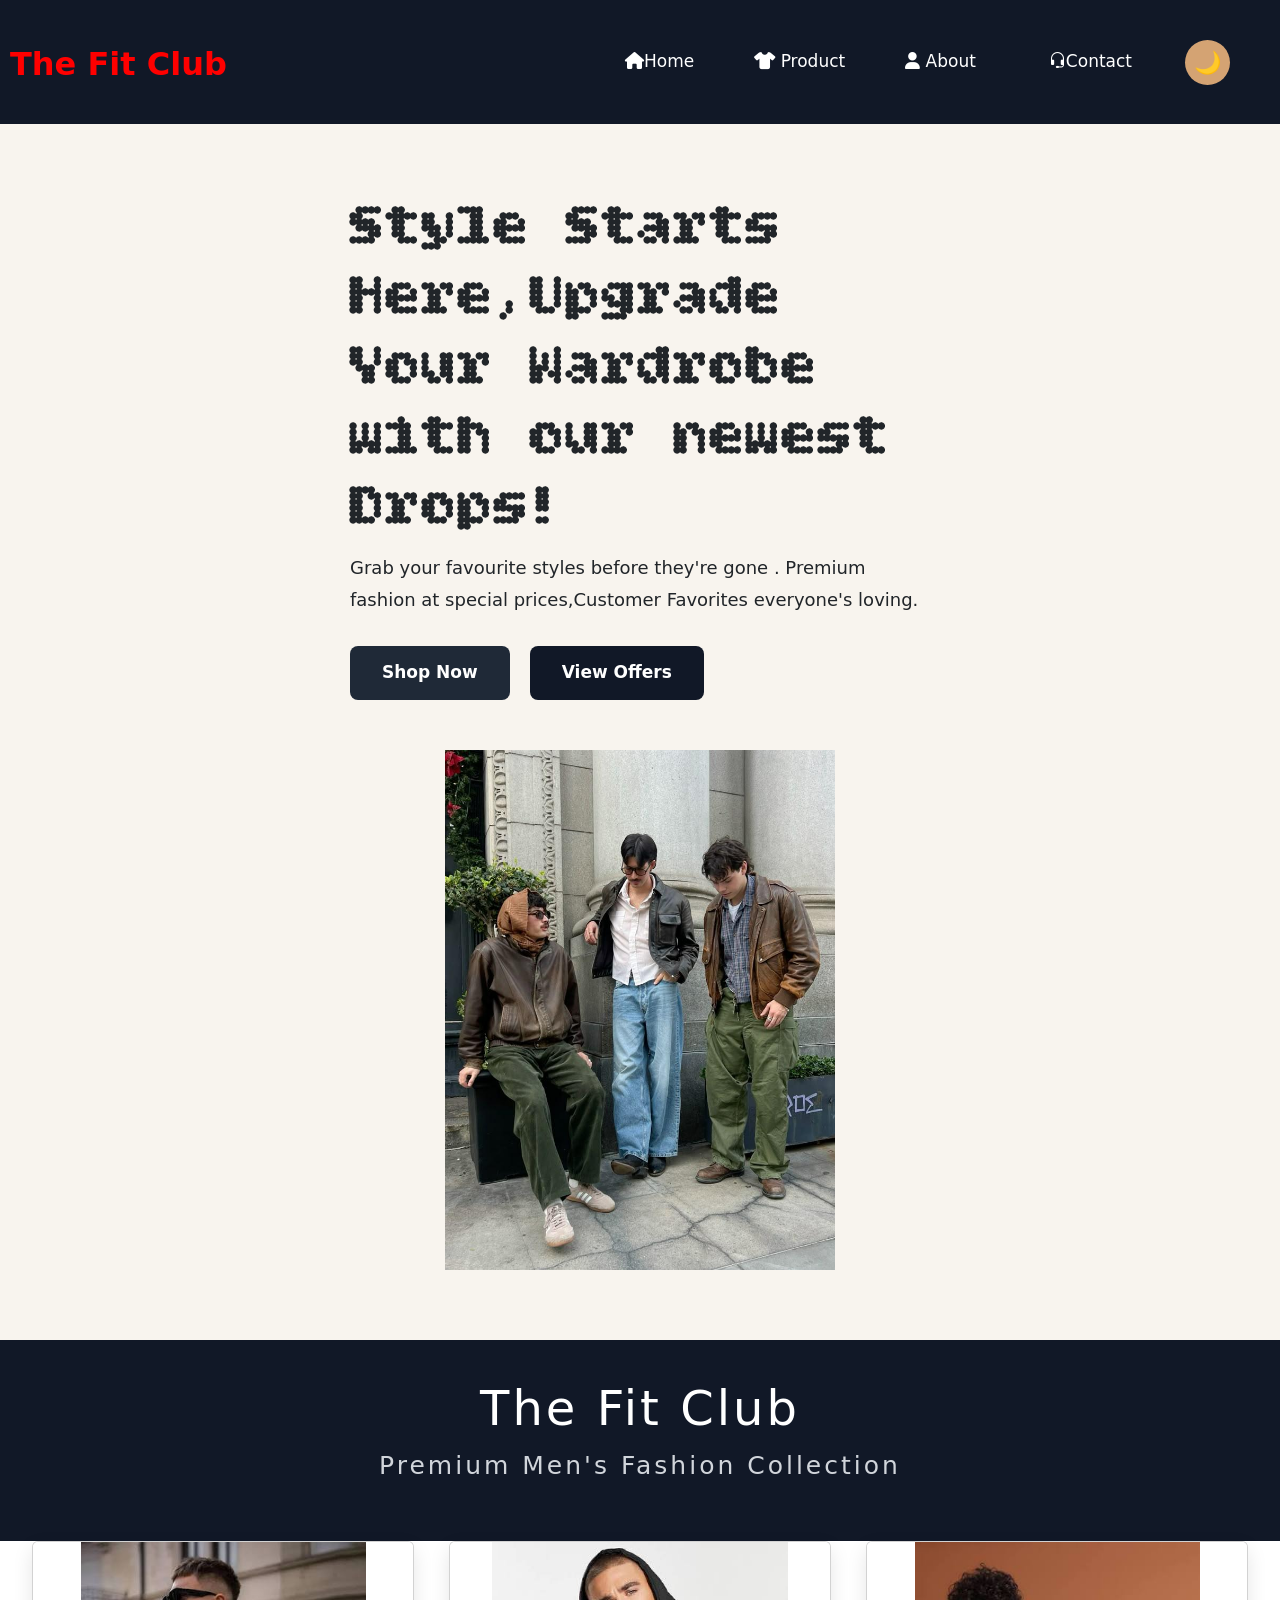
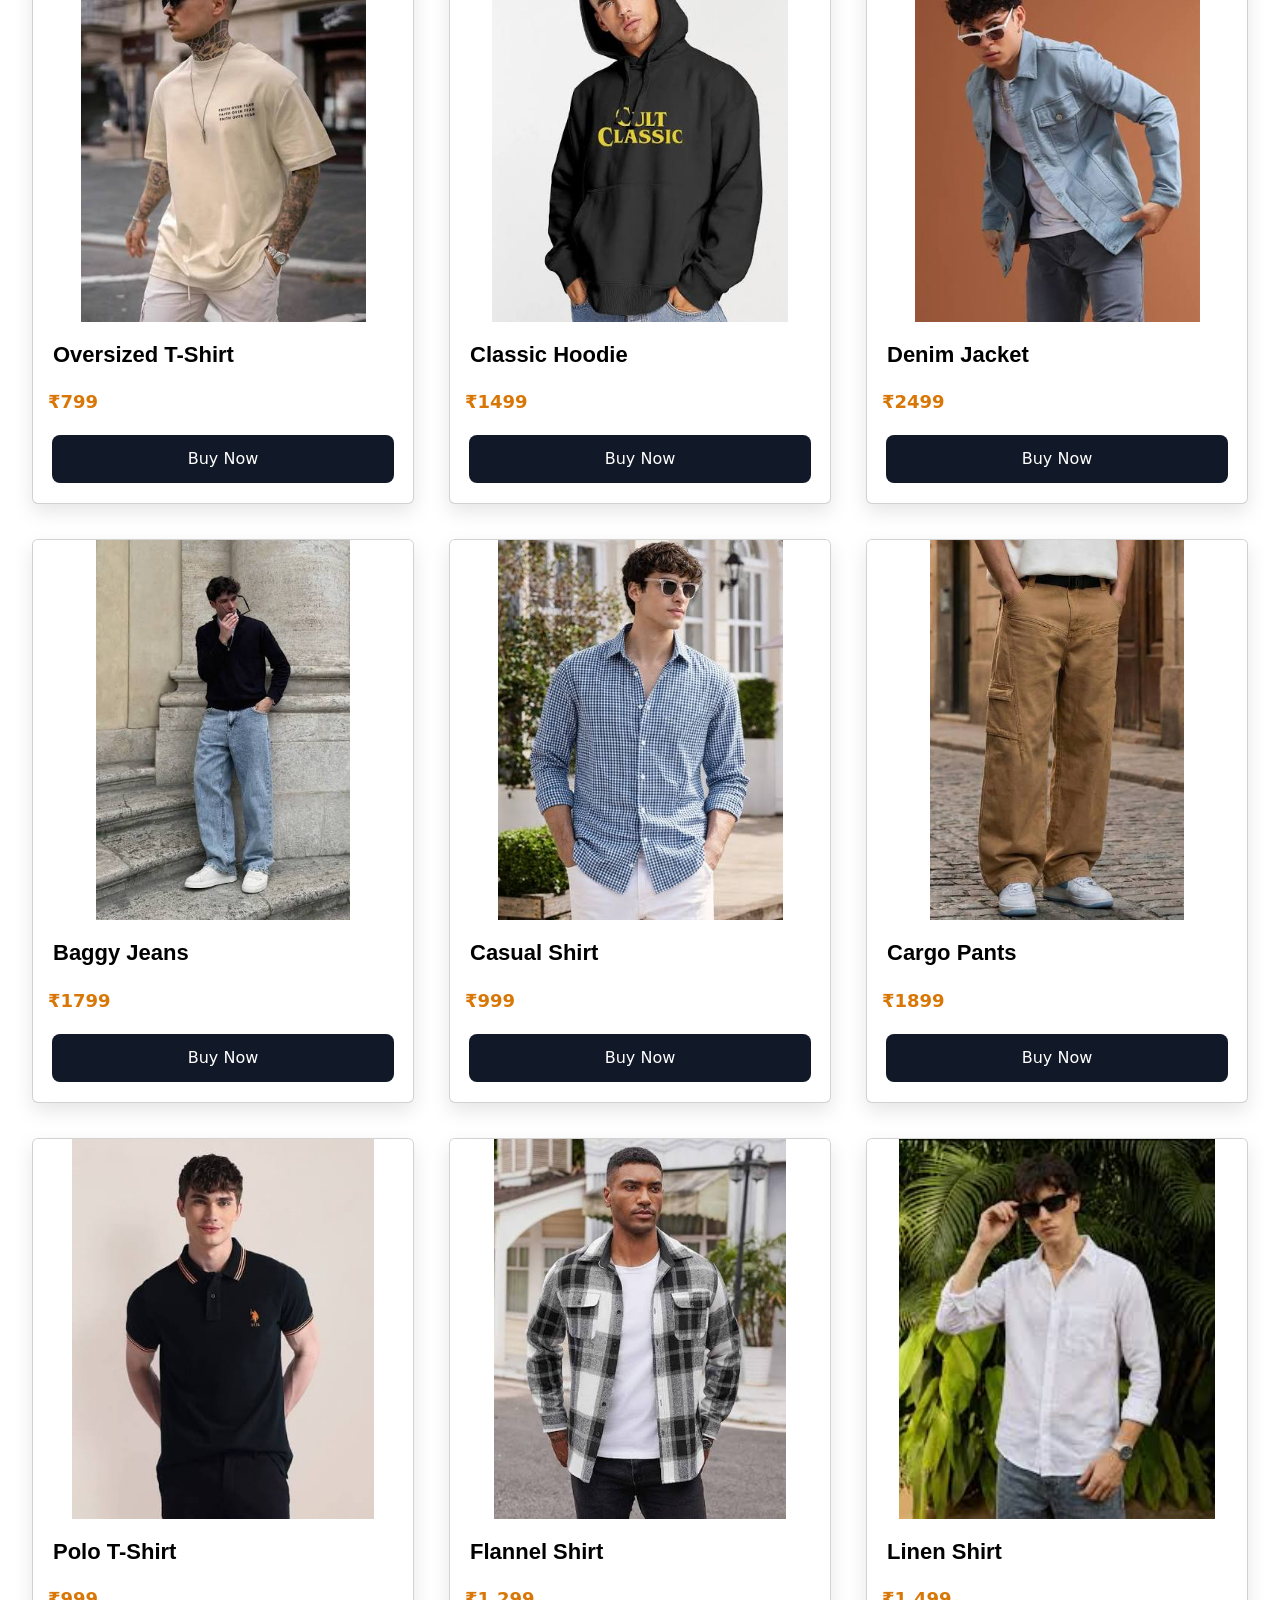
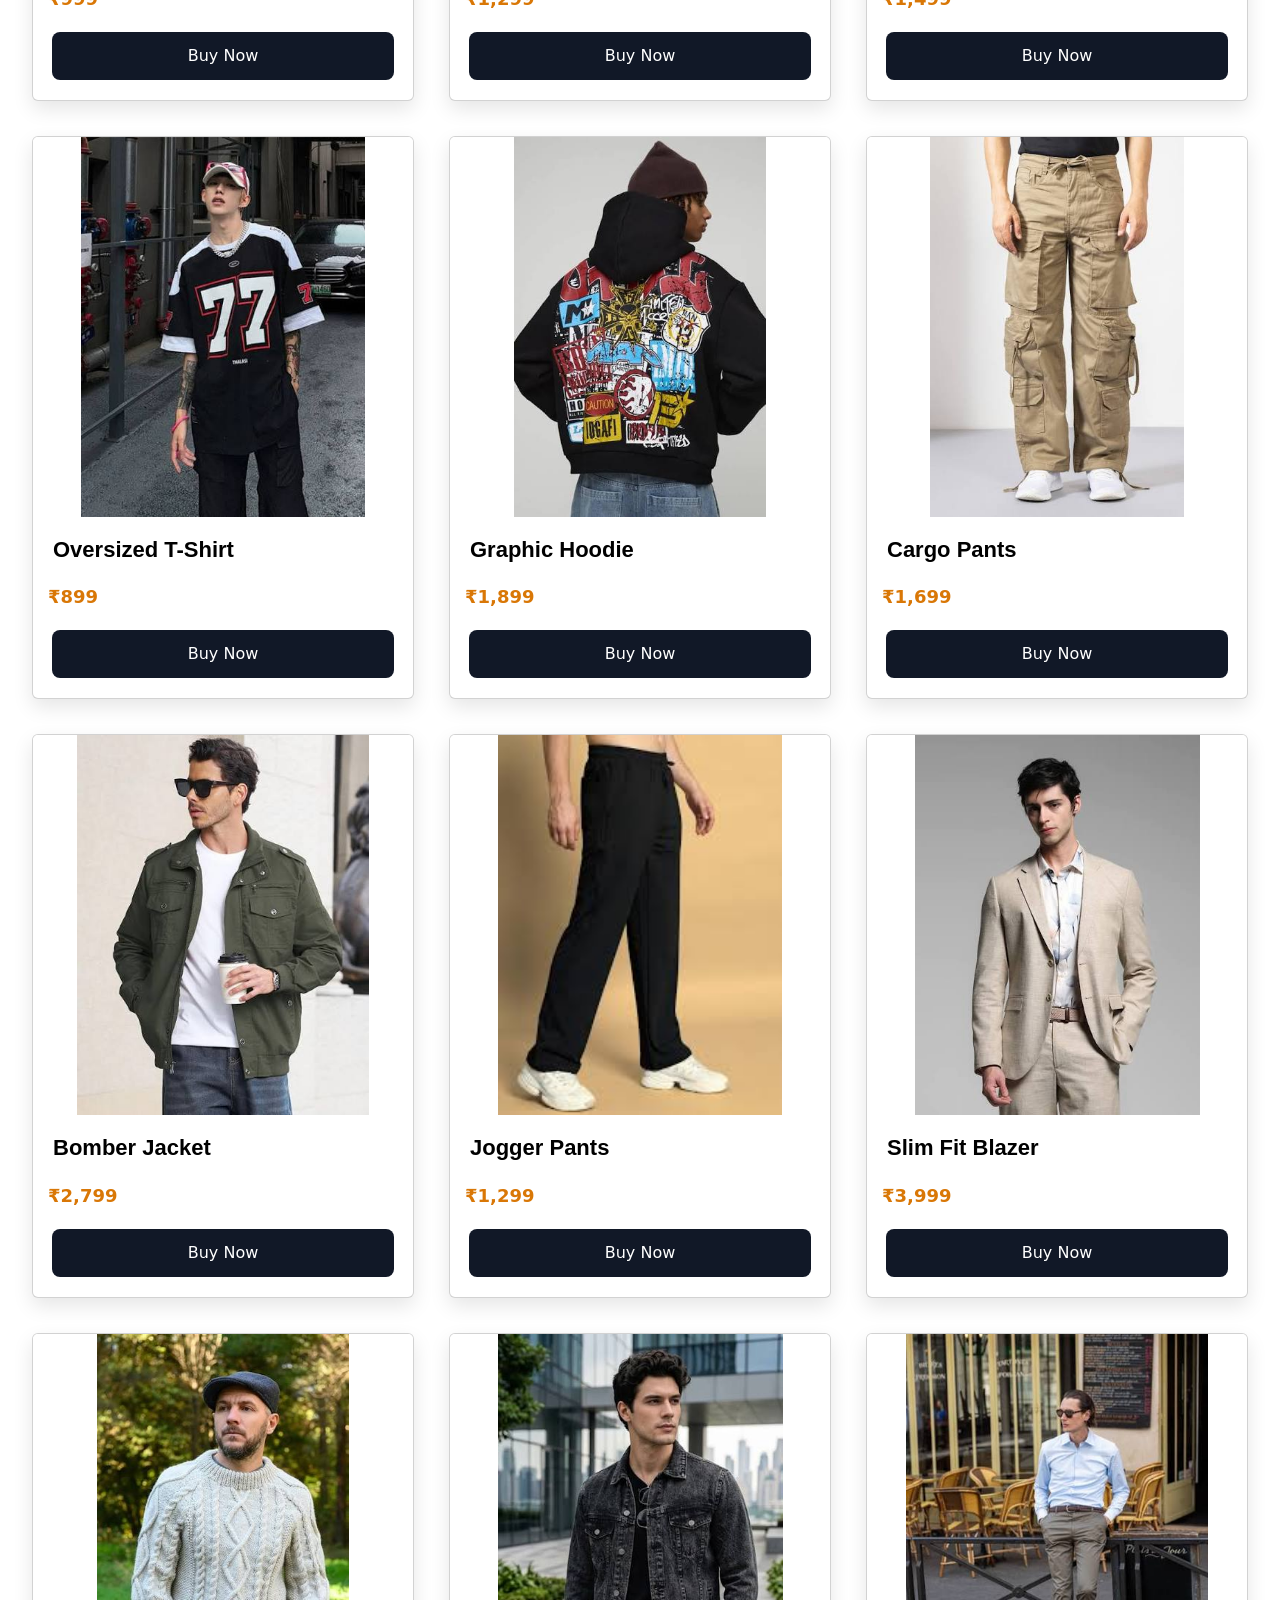
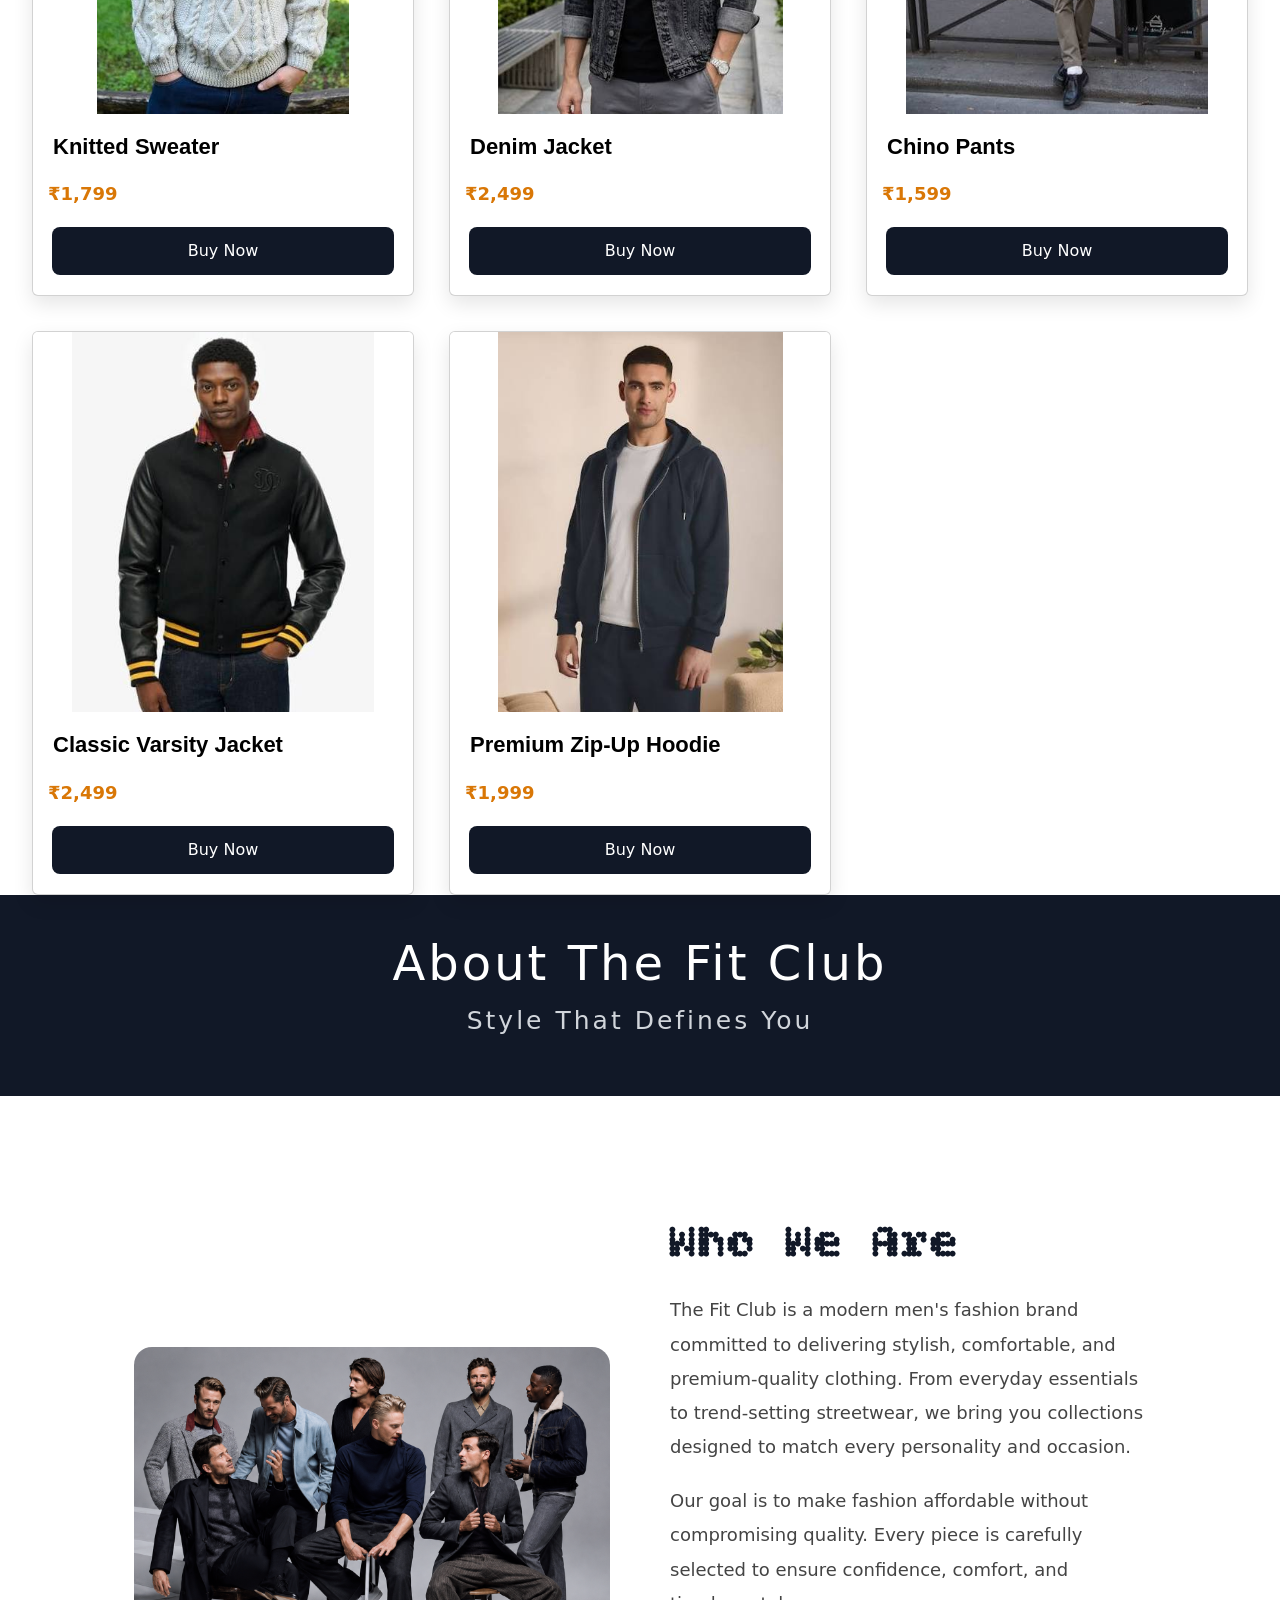
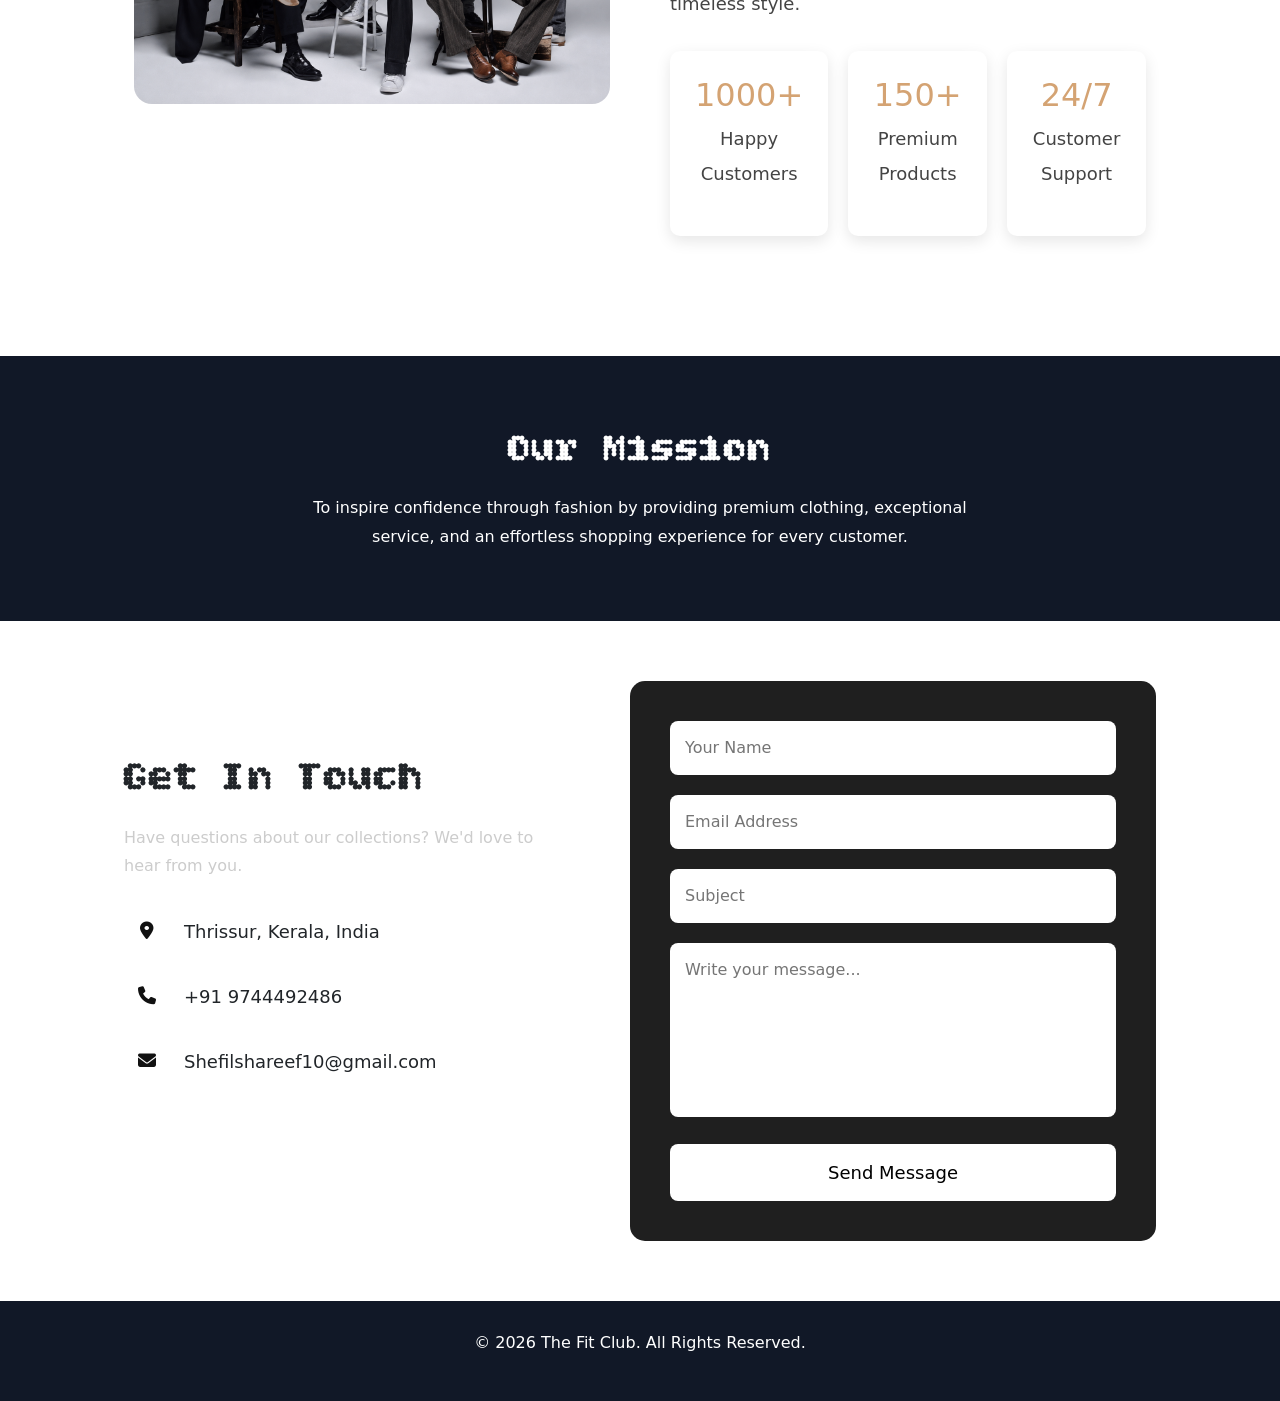
<file: index.html>
<!doctype html>
<html lang="en">
  <head>
    <meta charset="UTF-8" />
    <meta name="viewport" content="width=device-width, initial-scale=1.0" />
    <link rel="preconnect" href="https://fonts.googleapis.com" />
    <link rel="preconnect" href="https://fonts.gstatic.com" crossorigin />
    <link
      href="https://fonts.googleapis.com/css2?family=Black+Ops+One&family=Caveat:wght@400..700&family=Felipa&family=Fontdiner+Swanky&family=Oswald:wght@200..700&family=Pacifico&family=Yatra+One&display=swap"
      rel="stylesheet"
    />
    <link rel="preconnect" href="https://fonts.googleapis.com" />
    <link rel="preconnect" href="https://fonts.gstatic.com" crossorigin />
    <link
      href="https://fonts.googleapis.com/css2?family=Bitcount+Grid+Double:wght@100..900&family=Black+Ops+One&family=Caveat:wght@400..700&family=Felipa&family=Fontdiner+Swanky&family=Oswald:wght@200..700&family=Pacifico&family=Yatra+One&display=swap"
      rel="stylesheet"
    />

    <title>Document</title>
    <link rel="stylesheet" href="./style.css" />
    <link
      rel="stylesheet"
      href="https://cdnjs.cloudflare.com/ajax/libs/font-awesome/6.7.2/css/all.min.css"
    />
    <link
      rel="stylesheet"
      href="https://cdn.jsdelivr.net/npm/bootstrap-icons@1.11.3/font/bootstrap-icons.min.css"
    />

    <!-- Font Awesome -->
    <link
      rel="stylesheet"
      href="https://cdnjs.cloudflare.com/ajax/libs/font-awesome/6.6.0/css/all.min.css"
    />

    <!-- Google Font -->
    <link
      href="https://fonts.googleapis.com/css2?family=Poppins:wght@300;400;600;700&display=swap"
      rel="stylesheet"
    />
    <link
      rel="stylesheet"
      href="https://cdn.jsdelivr.net/npm/bootstrap-icons@1.11.3/font/bootstrap-icons.min.css"
    />
    <link
      rel="stylesheet"
      href="https://cdnjs.cloudflare.com/ajax/libs/font-awesome/6.7.2/css/all.min.css"
    />
    <link
      href="https://cdn.jsdelivr.net/npm/bootstrap@5.3.8/dist/css/bootstrap.min.css"
      rel="stylesheet"
      integrity="sha384-sRIl4kxILFvY47J16cr9ZwB07vP4J8+LH7qKQnuqkuIAvNWLzeN8tE5YBujZqJLB"
      crossorigin="anonymous"
    />
  </head>
  <body>
    <!-- navbar -->
    <div class="nav">
      <div class="hamburger" id="hamburger">
        <i class="bi bi-list"></i>
      </div>
      <div class="navhead">
        <p id="headname">The Fit Club</p>
      </div>
      <div class="nava" id="nava">
        <a href="#home"><i class="fa-solid fa-house"></i>Home</a>
        <a href="#product"><i class="fa-solid fa-shirt"></i> Product</a>
        <a href="#about"><i class="fa-solid fa-user"></i> About</a>
        <div class="btn">
        <a href="#contact"><i class="bi bi-headset"></i>Contact</a>
      </div>
      <div class="right-side">
         <div class="theme-toggle" id="themeToggle">
            🌙
        </div>
      </div>
    </div>
      </div>
    </div>

    <!-- home -->
    <div id="home">
      <div class="homeContent">
        <h2>Style Starts Here,Upgrade Your Wardrobe with our newest Drops!</h2>
        <p>
          Grab your favourite styles before they're gone . Premium fashion at
          special prices,Customer Favorites everyone's loving.
        </p>
        <div class="homebtn">
          <div id="shop">
            <a href="#product">Shop Now</a>
          </div>
          <div id="offer">
            <a href="./offer.html">View Offers</a>
          </div>
        </div>
      </div>
      <div class="slider">
        <div class="slides">
          <img src="./images/hero.jpeg" alt="" />
          <img src="./images/hero2.jpeg" alt="" />
          <img src="./images/hero3.jpeg" alt="" />
          <img src="./images/new hero1.jpeg" alt="" />
          <img src="./images/new hero.jpeg" alt="" />
        </div>
      </div>
    </div>

    <!-- product page -->
    <header>
      <h1>The Fit Club</h1>
      <p>Premium Men's Fashion Collection</p>
    </header>

    <section class="products" id="product">
      <div class="card">
        <img src="./images/oversize t shirt.jpeg" alt="" />
        <h3>Oversized T-Shirt</h3>
        <p>₹799</p>
        <button>Buy Now</button>
      </div>

      <div class="card">
        <img src="./images/classic hoodie.jpeg" alt="" />
        <h3>Classic Hoodie</h3>
        <p>₹1499</p>
        <button>Buy Now</button>
      </div>

      <div class="card">
        <img src="./images/denim jacket.jpeg" alt="" />
        <h3>Denim Jacket</h3>
        <p>₹2499</p>
        <button>Buy Now</button>
      </div>

      <div class="card">
        <img src="./images/baggy jeans.jpeg" alt="" />
        <h3>Baggy Jeans</h3>
        <p>₹1799</p>
        <button>Buy Now</button>
      </div>

      <div class="card">
        <img src="./images/casual shirt.jpeg" alt="" />
        <h3>Casual Shirt</h3>
        <p>₹999</p>
        <button>Buy Now</button>
      </div>

      <div class="card">
        <img src="./images/cargo pant.jpeg" alt="" />
        <h3>Cargo Pants</h3>
        <p>₹1899</p>
        <button>Buy Now</button>
      </div>

      <div class="card">
        <img src="./images/polo tshirt.jpeg" alt="Polo T-Shirt" />
        <h3>Polo T-Shirt</h3>
        <p>₹999</p>
        <button>Buy Now</button>
      </div>

      <div class="card">
        <img src="./images/flannel shirt.jpeg" alt="Flannel Shirt" />
        <h3>Flannel Shirt</h3>
        <p>₹1,299</p>
        <button>Buy Now</button>
      </div>

      <div class="card">
        <img src="./images/linen shirt.jpeg" alt="Linen Shirt" />
        <h3>Linen Shirt</h3>
        <p>₹1,499</p>
        <button>Buy Now</button>
      </div>

      <div class="card">
        <img src="./images/oversize tshirt2.jpeg" alt="Oversized T-Shirt" />
        <h3>Oversized T-Shirt</h3>
        <p>₹899</p>
        <button>Buy Now</button>
      </div>

      <div class="card">
        <img src="./images/graphic hoodie.jpeg" alt="Graphic Hoodie" />
        <h3>Graphic Hoodie</h3>
        <p>₹1,899</p>
        <button>Buy Now</button>
      </div>

      <div class="card">
        <img src="./images/cargo pant2.jpeg" alt="Cargo Pants" />
        <h3>Cargo Pants</h3>
        <p>₹1,699</p>
        <button>Buy Now</button>
      </div>

      <div class="card">
        <img src="./images/bomber jacket.jpeg" alt="Bomber Jacket" />
        <h3>Bomber Jacket</h3>
        <p>₹2,799</p>
        <button>Buy Now</button>
      </div>

      <div class="card">
        <img src="./images/jogger pant.jpeg" alt="Jogger Pants" />
        <h3>Jogger Pants</h3>
        <p>₹1,299</p>
        <button>Buy Now</button>
      </div>

      <div class="card">
        <img src="./images/slim fit blazer.jpeg" alt="Slim Fit Blazer" />
        <h3>Slim Fit Blazer</h3>
        <p>₹3,999</p>
        <button>Buy Now</button>
      </div>

      <div class="card">
        <img src="./images/knitted sweater.jpeg" alt="Knitted Sweater" />
        <h3>Knitted Sweater</h3>
        <p>₹1,799</p>
        <button>Buy Now</button>
      </div>

      <div class="card">
        <img src="./images/denim jacket2.jpeg" alt="Denim Jacket" />
        <h3>Denim Jacket</h3>
        <p>₹2,499</p>
        <button>Buy Now</button>
      </div>

      <div class="card">
        <img src="/images/chino pant.jpeg" alt="Chino Pants" />
        <h3>Chino Pants</h3>
        <p>₹1,599</p>
        <button>Buy Now</button>
      </div>

      <div class="card">
        <img src="./images/varsity jacket.jpeg" alt="Varsity Jacket" />
        <h3>Classic Varsity Jacket</h3>
        <p>₹2,499</p>
        <button>Buy Now</button>
      </div>

      <div class="card">
        <img src="./images/zip up hoodie.jpeg" alt="Zip-Up Hoodie" />
        <h3>Premium Zip-Up Hoodie</h3>
        <p>₹1,999</p>
        <button>Buy Now</button>
      </div>
    </section>

    <!-- about page -->
    <header>
      <h1>About The Fit Club</h1>
      <p>Style That Defines You</p>
    </header>
    <section class="about" id="about">
      <div class="about-image">
        <img
          src="./images/ChatGPT Image Jul 9, 2026, 10_42_17 PM.png"
          alt="Fashion Model"
        />
      </div>

      <div class="about-content">
        <h2>Who We Are</h2>

        <p>
          The Fit Club is a modern men's fashion brand committed to delivering
          stylish, comfortable, and premium-quality clothing. From everyday
          essentials to trend-setting streetwear, we bring you collections
          designed to match every personality and occasion.
        </p>

        <p>
          Our goal is to make fashion affordable without compromising quality.
          Every piece is carefully selected to ensure confidence, comfort, and
          timeless style.
        </p>

        <div class="about-boxes">
          <div class="box">
            <h3>1000+</h3>
            <p>Happy Customers</p>
          </div>

          <div class="box">
            <h3>150+</h3>
            <p>Premium Products</p>
          </div>

          <div class="box">
            <h3>24/7</h3>
            <p>Customer Support</p>
          </div>
        </div>
      </div>
    </section>

    <section class="mission">
      <h2>Our Mission</h2>

      <p>
        To inspire confidence through fashion by providing premium clothing,
        exceptional service, and an effortless shopping experience for every
        customer.
      </p>
    </section>

    <!-- contact page -->
    <section class="contact-container">
      <div class="contact-info" id="contact">
        <h2>Get In Touch</h2>
        <p>Have questions about our collections? We'd love to hear from you.</p>

        <div class="info">
          <i class="fa-solid fa-location-dot"></i>
          <span>Thrissur, Kerala, India</span>
        </div>

        <div class="info">
          <i class="fa-solid fa-phone"></i>
          <span>+91 9744492486</span>
        </div>

        <div class="info">
          <i class="fa-solid fa-envelope"></i>
          <span>Shefilshareef10@gmail.com</span>
        </div>

        <div class="social-icons">
          <a href="#"><i class="fab fa-facebook-f"></i></a>
          <a href="#"><i class="fab fa-instagram"></i></a>
          <a href="#"><i class="fab fa-x-twitter"></i></a>
          <a href="#"><i class="fab fa-linkedin-in"></i></a>
        </div>
      </div>

      <div class="contact-form">
        <form>
          <input type="text" placeholder="Your Name" required />

          <input type="email" placeholder="Email Address" required />

          <input type="text" placeholder="Subject" />

          <textarea rows="6" placeholder="Write your message..."></textarea>

          <button type="submit">Send Message</button>
        </form>
      </div>
    </section>

    <footer>
      <p>© 2026 The Fit Club. All Rights Reserved.</p>
    </footer>

    <!-- viewoffer -->
    <!-- <div id="offer">
      <a href="#" id="offerBtn">View Offers</a>
    </div> -->
    <script src="./index.js"></script>
  </body>
</html>
</file>
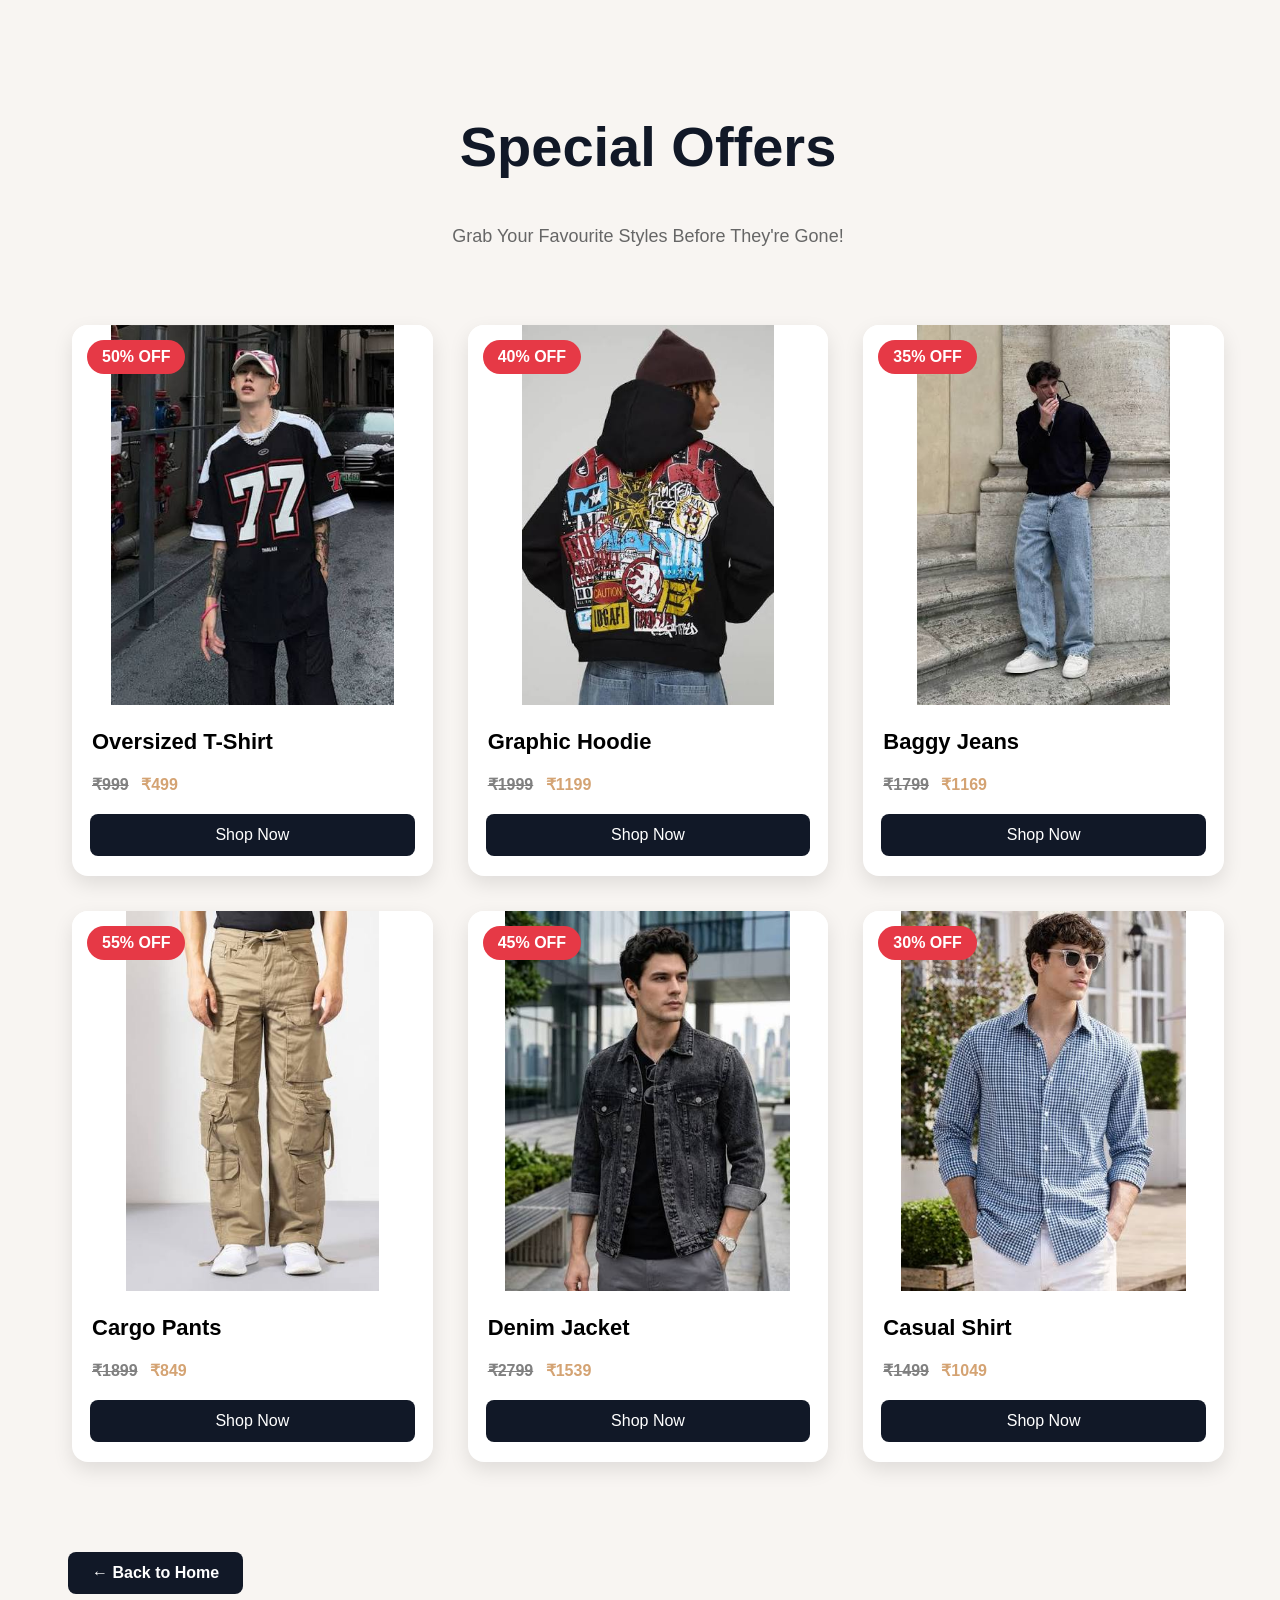
<file: offer.html>
<!doctype html>
<html lang="en">
  <head>
    <meta charset="UTF-8" />
    <meta name="viewport" content="width=device-width, initial-scale=1.0" />
    <title>Document</title>
    <link rel="stylesheet" href="./style.css" />
  </head>
  <body>
    <section class="offer-heading">
      <h1>Special Offers</h1>
      <p>Grab Your Favourite Styles Before They're Gone!</p>
    </section>

    <section class="offers">
      <div class="card">
        <span>50% OFF</span>
        <img src="./images/oversize tshirt2.jpeg" alt="" />
        <h3>Oversized T-Shirt</h3>
        <h4><del>₹999</del> ₹499</h4>
        <button>Shop Now</button>
      </div>

      <div class="card">
        <span>40% OFF</span>
        <img src="./images/graphic hoodie.jpeg" alt="" />
        <h3>Graphic Hoodie</h3>
        <h4><del>₹1999</del> ₹1199</h4>
        <button>Shop Now</button>
      </div>

      <div class="card">
        <span>35% OFF</span>
        <img src="./images/baggy jeans.jpeg" alt="" />
        <h3>Baggy Jeans</h3>
        <h4><del>₹1799</del> ₹1169</h4>
        <button>Shop Now</button>
      </div>

      <div class="card">
        <span>55% OFF</span>
        <img src="./images/cargo pant2.jpeg" alt="" />
        <h3>Cargo Pants</h3>
        <h4><del>₹1899</del> ₹849</h4>
        <button>Shop Now</button>
      </div>

      <div class="card">
        <span>45% OFF</span>
        <img src="./images/denim jacket2.jpeg" alt="" />
        <h3>Denim Jacket</h3>
        <h4><del>₹2799</del> ₹1539</h4>
        <button>Shop Now</button>
      </div>

      <div class="card">
        <span>30% OFF</span>
        <img src="./images/casual shirt.jpeg" alt="" />
        <h3>Casual Shirt</h3>
        <h4><del>₹1499</del> ₹1049</h4>
        <button>Shop Now</button>
      </div>
    </section>
    <div class="back-home">
      <a href="index.html"> ← Back to Home </a>
    </div>
  </body>
</html>
</file>
<file: style.css>
html {
  scroll-behavior: smooth;
}
body {
  background-color: #f8f4ee;
  font-family: Arial, Helvetica, sans-serif;
}
#headname {
  color: red;
  font-size: 30px;
  font-weight: bold;
  padding-top: 20px;
  padding-left: 10px;
}

/* navbar */
.nav {
  display: flex;
  justify-content: space-between;
  align-items: center;
  padding: 15px 40px;
  position: relative;
  background-color: #111827;
  font-size: 20px;
}
.nava a {
  text-decoration: none;
  color: white;
  font-size: 22px;
  margin: 0 20px;
  transition: 0.3s;
}

.nava a:hover {
  color: #d4a373;
}
.btn button {
  display: flex;
  align-items: center;
  justify-content: center;
  gap: 8px;
  padding: 10px 20px;
  border: none;
  border-radius: 6px;
  background: #111827;
  color: white;
  cursor: pointer;
  font-size: 16px;
  font-weight: 500;
  transition: 0.3s;
}
.nava {
  display: flex;
  gap: 25px;
  justify-content: center;
  align-items: center;
}
.navhead {
  display: flex;
  justify-content: center;
  align-items: center;
  gap: 35px;
}

.hamburger {
  display: none;
  font-size: 32px;
  color: white;
  cursor: pointer;
  z-index: 1001;
  transition: 0.3s;
}

.hamburger:hover {
  color: #d4a373;
  transform: rotate(90deg);
}
/* .nava a {
  transition: 0.3s;
} */

.nava a:hover {
  background: #1f2937;
  color: #d4a373;
  letter-spacing: 1px;
}

#home {
  background-color: #f8f4ee;
  min-height: 100vh;
  display: flex;

  align-items: center;

  padding: 80px 6%;
}
.homeContent {
  width: 50%;
}
.homeContent p {
  font-weight: 400;
  font-size: 20px;
}
h2 {
  font-size: 50%;
  font-family: "Bitcount Grid Double", system-ui;
  font-optical-sizing: auto;
}
.homebtn {
  display: flex;
  justify-content: flex-start;
  gap: 15px;
}
#shop:hover {
  background: #111827;
  color: #fbbf24;
  transform: scale(1.05);
  box-shadow: 0 10px 25px rgba(0, 0, 0, 0.25);
}
#offer {
  background: #111827;
  color: white;
  border: none;
  padding: 12px 24px;
  border-radius: 8px;
  font-size: 16px;
  font-weight: 600;
  cursor: pointer;
  transition: 0.3s ease;
}
#offer a {
  text-decoration: none;
  color: inherit;
}
#offer:hover {
  background: #111827;
  color: #fbbf24;
  transform: scale(1.05);
  box-shadow: 0 10px 25px rgba(0, 0, 0, 0.25);
  transition: 0.3s ease;
}

#shop {
  background: #1f2937;
  color: white;
  border: none;
  padding: 12px 24px;
  border-radius: 8px;
  font-size: 16px;
  font-weight: 600;
  cursor: pointer;
}
#shop a {
  text-decoration: none;
  color: inherit;
}

.slider {
  width: 45%;
  overflow: hidden;
}
.slides {
  display: flex;
  width: 500%;
  animation: slide 20s infinite;
}

.slides img {
  width: 20%;
  height: 500px;
  object-fit: contain;
  border-radius: 10px;
}
@keyframes slide {
  0%,
  20% {
    transform: translateX(0);
  }

  25%,
  40% {
    transform: translateX(-20%);
  }

  45%,
  60% {
    transform: translateX(-40%);
  }

  65%,
  80% {
    transform: translateX(-60%);
  }

  85%,
  100% {
    transform: translateX(-80%);
  }
}

/* product */
.card h3 {
  font-size: 22px;
  font-weight: 700;
}

.card p {
  font-size: 20px;
  color: #d97706;
}
.products {
  width: 90%;
  margin: 50px auto;
  display: grid;
  grid-template-columns: repeat(auto-fit, minmax(280px, 1fr));
  gap: 80px;
}

.card {
  background: white;
  border-radius: 15px;
  overflow: hidden;
  box-shadow: 0 5px 15px rgba(0, 0, 0, 0.1);
  transition: 0.3s;
}

.card:hover {
  transform: translateY(-10px);
}

.card img {
  width: 100%;
  height: 450px;
  object-fit: cover;
}

.card h3 {
  margin: 15px;
  font-size: 1.4rem;
}

.card p {
  margin: 0 15px 20px;

  color: #d97706;
  font-weight: bold;
}

button {
  width: 90%;
  margin: 0 5% 20px;
  padding: 12px;
  border: none;
  border-radius: 8px;
  background: #111827;
  color: white;
  cursor: pointer;
  font-size: 16px;
}

button:hover {
  background: #d97706;
}

/* about page */
.about-content h2 {
  font-size: 2.8rem;
  margin-bottom: 20px;
}

.about-content p {
  font-size: 18px;
  line-height: 1.9;
  color: #444;
}
header {
  background: #111827;
  color: white;
  text-align: center;
  padding: 60px 20px;
}

header h1 {
  font-size: 3rem;
}

header p {
  margin-top: 10px;
  color: #d1d5db;
}

.about {
  width: 90%;
  margin: 70px auto;
  display: flex;
  align-items: center;
  justify-content: space-between;
  gap: 50px;
  height: 80vh;
  color: #333;
}

.about-image {
  flex: 1;
}

.about-image img {
  width: 100%;
  border-radius: 15px;
}

.about-content {
  flex: 1;
}

.about-content h2 {
  color: #111827;
  font-size: 2.5rem;
  margin-bottom: 20px;
}

.about-content p {
  line-height: 1.8;
  margin-bottom: 20px;
}

.about-boxes {
  display: flex;
  gap: 20px;
  margin-top: 30px;
}

.box {
  flex: 1;
  background: white;
  padding: 25px;
  text-align: center;
  border-radius: 10px;
  box-shadow: 0 5px 15px rgba(0, 0, 0, 0.1);
}

.box h3 {
  color: #d4a373;
  font-size: 2rem;
}

.mission {
  background: #111827;
  color: white;
  text-align: center;
  padding: 70px 20px;
}

.mission h2 {
  font-size: 2.5rem;
  margin-bottom: 20px;
}

.mission p {
  max-width: 700px;
  margin: auto;
  line-height: 1.8;
}

footer {
  text-align: center;
  padding: 25px;
  background: #000;
  color: white;
}
header {
  background: #111827;
  color: white;
  text-align: center;
  padding: 60px 20px;
}

header h1 {
  font-size: 3rem;
}

header p {
  margin-top: 10px;
  color: #d1d5db;
}

header {
  text-align: center;
  padding: 40px;
  font-size: 25px;
  letter-spacing: 3px;
}

.contact-container {
  width: 90%;
  max-width: 1200px;
  margin: auto;
  display: flex;
  justify-content: space-between;
  align-items: center;
  gap: 50px;
  padding: 40px 0;
}

.contact-info {
  flex: 1;
}

.contact-info h2 {
  font-size: 42px;
  margin-bottom: 20px;
}

.contact-info p {
  color: #ccc;
  margin-bottom: 30px;
  line-height: 1.7;
}

.info {
  display: flex;
  align-items: center;
  margin: 20px 0;
  font-size: 18px;
}

.info i {
  width: 45px;
  height: 45px;
  background: #fff;
  color: #111;
  border-radius: 50%;
  display: flex;
  justify-content: center;
  align-items: center;
  margin-right: 15px;
}

.social-icons {
  margin-top: 40px;
}

.social-icons a {
  text-decoration: none;
}

.social-icons i {
  width: 45px;
  height: 45px;
  border: 2px solid white;
  border-radius: 50%;
  text-align: center;
  line-height: 42px;
  color: white;
  margin-right: 12px;
  transition: 0.3s;
}

.social-icons i:hover {
  background: white;
  color: black;
}

.contact-form {
  flex: 1;
  background: #1f1f1f;
  padding: 40px;
  border-radius: 15px;
}

.contact-form input,
.contact-form textarea {
  width: 100%;
  padding: 15px;
  margin-bottom: 20px;
  border: none;
  border-radius: 8px;
  outline: none;
  font-size: 16px;
}

.contact-form textarea {
  resize: none;
}

.contact-form button {
  width: 100%;
  padding: 15px;
  border: none;
  border-radius: 8px;
  background: #ffffff;
  color: black;
  font-size: 18px;
  cursor: pointer;
  transition: 0.3s;
}

.contact-form button:hover {
  background: #c8a97e;
  color: white;
}

/* Navbar */
body {
  background: #f8f5f2;
}

.logo {
  font-size: 28px;
  font-weight: bold;
}

.links {
  display: flex;
  gap: 30px;
}

.links a {
  text-decoration: none;
  color: white;
  transition: 0.3s;
}

.links a:hover {
  color: #d4a373;
}

/* Heading */

.offer-heading {
  text-align: center;
  padding: 60px 20px;
}

.offer-heading h1 {
  font-size: 50px;
  color: #111827;
}

.offer-heading p {
  margin-top: 15px;
  color: #666;
  font-size: 18px;
}

/* Cards */

.offers {
  width: 90%;
  margin: auto;
  display: grid;
  grid-template-columns: repeat(auto-fit, minmax(280px, 1fr));
  gap: 30px;
  padding-bottom: 60px;
}

.card {
  background: white;
  border-radius: 15px;
  overflow: hidden;
  position: relative;
  box-shadow: 0 8px 20px rgba(0, 0, 0, 0.1);
  transition: 0.3s;
}

.card:hover {
  transform: translateY(-10px);
}

.card img {
  width: 100%;
  height: 350px;
  object-fit: cover;
}

.card span {
  position: absolute;
  top: 15px;
  left: 15px;
  background: #e63946;
  color: white;
  padding: 8px 15px;
  border-radius: 20px;
  font-weight: bold;
}

.card h3 {
  margin: 20px;
  box-sizing: border-box;
  font-family: Arial, Helvetica, sans-serif;
  color: black;
}

.card h4 {
  margin: 0 20px 20px;
  color: #d4a373;
}

.card del {
  color: gray;
  margin-right: 8px;
}

.card button {
  width: 90%;
  margin: 0 5% 20px;
  padding: 12px;
  border: none;
  background: #111827;
  color: white;
  border-radius: 8px;
  cursor: pointer;
  transition: 0.3s;
}

.card button:hover {
  background: #d4a373;
}

/* Footer */

footer {
  background: #111827;
  color: white;
  text-align: center;
  padding: 20px;
}

.back-home {
  margin: 30px 60px;
}

.back-home a {
  display: inline-block;
  text-decoration: none;
  background: #111827;
  color: white;
  padding: 12px 24px;
  border-radius: 8px;
  font-size: 16px;
  font-weight: 600;
  transition: 0.3s ease;
}

.back-home a:hover {
  background: #d4a373;
  color: #111827;
  transform: translateX(-5px);
}

/* dark */
/* ================= DARK MODE ================= */

body.dark {
  background: #111827;
  color: #f9fafb;
}

/* Navbar */
body.dark .nav {
  background: #000;
}

/* All Sections */
body.dark #home,
body.dark #about,
body.dark #mission,
body.dark #contact,
body.dark .offer-heading,
body.dark .offers {
  background: #111827;
}

/* Cards */
body.dark .card,
body.dark .box,
body.dark .contact-form {
  background: #1f2937;
  color: #fff;
}

/* Text */
body.dark h1,
body.dark h2,
body.dark h3,
body.dark h4 {
  color: #fff;
}

body.dark p,
body.dark span {
  color: #d1d5db;
}

/* Buttons */
body.dark button,
body.dark #shop,
body.dark #offer {
  background: #d4a373;
  color: #111827;
}

body.dark button:hover,
body.dark #shop:hover,
body.dark #offer:hover {
  background: #fbbf24;
  color: #111827;
}

/* Inputs */
body.dark input,
body.dark textarea {
  background: #a7b4c9;
  color: #fff;
  border: 1px solid #555;
}

/* Links */
body.dark a {
  color: #fff;
}

body.dark footer {
  background: #000;
}
/* toggle*/
.theme-toggle {
  width: 45px;
  height: 45px;
  border-radius: 50%;
  background: #d4a373;
  color: #111827;
  display: flex;
  justify-content: center;
  align-items: center;
  cursor: pointer;
  font-size: 22px;
  transition: 0.3s;
}

.theme-toggle:hover {
  transform: rotate(180deg);
}

/* =====================================================
   RESPONSIVE CSS - PART 1
   Mobile (320px - 767px)
======================================================*/

@media screen and (max-width: 767px) {
  * {
    box-sizing: border-box;
  }

  html,
  body {
    overflow-x: hidden;
    width: 100%;
  }

  /* NAVBAR */

  .nav {
    padding: 15px 20px;
    position: relative;
  }

  .hamburger {
    display: block;
    font-size: 32px;
  }

  .navhead {
    flex: 1;
    justify-content: center;
  }

  #headname {
    font-size: 24px;
  }

  .right-side {
    margin-left: auto;
  }

  .nava {
    position: absolute;
    top: 100%;
    left: 0;
    width: 100%;
    background: #111827;
    display: none;
    flex-direction: column;
    padding: 20px;
    gap: 20px;
    z-index: 999;
  }

  .nava.active {
    display: flex;
  }

  .nava a {
    width: 100%;
    text-align: center;
    margin: 0;
    padding: 12px;
    border-radius: 8px;
  }

  .btn {
    width: 100%;
  }

  .btn a {
    display: block;
    text-align: center;
  }

  /* HOME */

  #home {
    flex-direction: column;
    padding: 40px 20px;
    gap: 40px;
    min-height: auto;
    text-align: center;
  }

  .homeContent {
    width: 100%;
  }

  .homeContent h2 {
    font-size: 2rem;
    line-height: 1.2;
  }

  .homeContent p {
    font-size: 16px;
    line-height: 1.7;
  }

  .homebtn {
    justify-content: center;
    flex-wrap: wrap;
  }

  #shop,
  #offer {
    width: 180px;
    text-align: center;
  }

  /* SLIDER */

  .slider {
    width: 100%;
  }

  .slides img {
    width: 20%;
    height: 320px;
    object-fit: contain;
    border-radius: 20px;
  }

  /* PRODUCT */

  .products {
    width: 95%;
    grid-template-columns: 1fr;
    gap: 30px;
  }

  .card img {
    height: 320px;
    object-fit: contain;
    background-color: white;
  }

  header h1 {
    font-size: 2rem;
  }

  header p {
    font-size: 16px;
  }

  /* ABOUT */

  .about {
    flex-direction: column;
    height: auto;
    text-align: center;
    gap: 35px;
    margin: 50px auto;
  }

  .about-image,
  .about-content {
    width: 100%;
  }

  .about-content h2 {
    font-size: 2rem;
  }

  .about-boxes {
    flex-direction: column;
    gap: 20px;
  }

  /* CONTACT */

  .contact-container {
    flex-direction: column;
    padding: 30px 20px;
  }

  .contact-info,
  .contact-form {
    width: 100%;
  }

  .contact-info h2 {
    font-size: 2rem;
  }

  .contact-form {
    padding: 25px;
  }

  .info {
    font-size: 16px;
  }

  /* OFFER PAGE */

  .offers {
    grid-template-columns: 1fr;
    gap: 25px;
  }

  .offer-heading h1 {
    font-size: 2.2rem;
  }

  .offer-heading p {
    font-size: 16px;
  }

  .back-home {
    text-align: center;
    margin: 30px 0;
  }
}
/* =====================================================
   RESPONSIVE CSS - PART 2
   Tablet (768px - 1023px)
======================================================*/

@media screen and (min-width: 768px) and (max-width: 1023px) {
  html,
  body {
    overflow-x: hidden;
  }

  /* NAVBAR */

  .nav {
    padding: 18px 30px;
  }

  #headname {
    font-size: 28px;
  }

  .nava {
    gap: 10px;
  }

  .nava a {
    margin: 0 8px;
    font-size: 16px;
  }

  /* HOME */

  #home {
    flex-direction: column;
    padding: 60px 40px;
    gap: 50px;
    text-align: center;
  }

  .homeContent {
    width: 100%;
  }

  .homeContent h2 {
    font-size: 2.8rem;
    line-height: 1.2;
  }

  .homeContent p {
    font-size: 18px;
    line-height: 1.8;
  }

  .homebtn {
    justify-content: center;
  }

  .slider {
    width: 100%;
  }

  .slides img {
    height: 450px;
    object-fit: contain;
  }

  /* PRODUCTS */

  .products {
    width: 95%;
    grid-template-columns: repeat(2, 1fr);
    gap: 35px;
  }

  .card img {
    height: 360px;
  }

  /* ABOUT */

  .about {
    flex-direction: column;
    height: auto;
    text-align: center;
    gap: 40px;
  }

  .about-image,
  .about-content {
    width: 100%;
  }

  .about-content h2 {
    font-size: 2.5rem;
  }

  .about-boxes {
    justify-content: center;
    flex-wrap: wrap;
  }

  .box {
    min-width: 220px;
  }

  /* CONTACT */

  .contact-container {
    flex-direction: column;
    gap: 40px;
    padding: 50px 30px;
  }

  .contact-info,
  .contact-form {
    width: 100%;
  }

  .contact-form {
    padding: 35px;
  }

  /* OFFER */

  .offers {
    grid-template-columns: repeat(2, 1fr);
    gap: 30px;
  }

  .offer-heading h1 {
    font-size: 3rem;
  }

  .offer-heading p {
    font-size: 18px;
  }

  footer {
    text-align: center;
  }
}
/* =====================================================
   RESPONSIVE CSS - PART 3
   Laptop/Desktop (1024px - 1439px)
======================================================*/

@media screen and (min-width: 1024px) and (max-width: 1439px) {
  html,
  body {
    overflow-x: hidden;
    width: 100%;
  }

  /* NAVBAR */

  .nav {
    padding: 20px 50px;
  }

  #headname {
    font-size: 2rem;
  }

  .nava {
    gap: 20px;
  }

  .nava a {
    font-size: 17px;
  }

  /* HOME */

  #home {
    display: flex;
    flex-direction: column;
    align-items: center;
    justify-content: space-between;
    padding: 70px 60px;
    gap: 50px;
  }

  .homeContent {
    flex: 1;
  }

  .homeContent h2 {
    font-size: 3.8rem;
    line-height: 1.15;
  }

  .homeContent p {
    font-size: 18px;
    line-height: 1.8;
    max-width: 600px;
  }

  .homebtn {
    margin-top: 30px;
    display: flex;
    gap: 20px;
  }

  #shop,
  #offer {
    padding: 14px 32px;
    font-size: 17px;
  }

  /* HERO SLIDER */

  .slider {
    flex: 1;
    width: 100%;
  }

  .slides img {
    width: 20%;
    height: 520px;
    object-fit: contain; /* use cover if you prefer full-width cropped images */
  }

  /* PRODUCTS */

  .products {
    width: 95%;
    margin: auto;
    display: grid;
    grid-template-columns: repeat(3, 1fr);
    gap: 35px;
  }

  .card {
    border-radius: 16px;
    overflow: hidden;
  }

  .card img {
    width: 100%;
    height: 380px;
    object-fit: contain;
    background: #fff;
  }

  .card h3 {
    font-size: 22px;
  }

  .card p {
    font-size: 18px;
  }

  /* ABOUT */

  .about {
    display: flex;
    align-items: center;
    justify-content: space-between;
    gap: 60px;
    padding: 70px;
    min-height: auto;
  }

  .about-image,
  .about-content {
    flex: 1;
  }

  .about-image img {
    width: 100%;
    height: auto;
    border-radius: 18px;
  }

  .about-content h2 {
    font-size: 3rem;
    margin-bottom: 20px;
  }

  .about-content p {
    font-size: 18px;
    line-height: 1.9;
  }

  /* CONTACT */

  .contact-container {
    display: flex;
    justify-content: space-between;
    gap: 60px;
    padding: 60px;
  }

  .contact-info,
  .contact-form {
    flex: 1;
  }

  .contact-form {
    padding: 40px;
  }

  .contact-form input,
  .contact-form textarea {
    width: 100%;
    font-size: 16px;
  }

  /* OFFER PAGE */

  .offers {
    display: grid;
    grid-template-columns: repeat(3, 1fr);
    gap: 35px;
  }

  .offer-card img {
    width: 100%;
    height: 360px;
    object-fit: contain;
    background: #fff;
  }

  .offer-heading h1 {
    font-size: 3.5rem;
  }

  footer {
    padding: 30px;
    text-align: center;
  }
}
</file>
